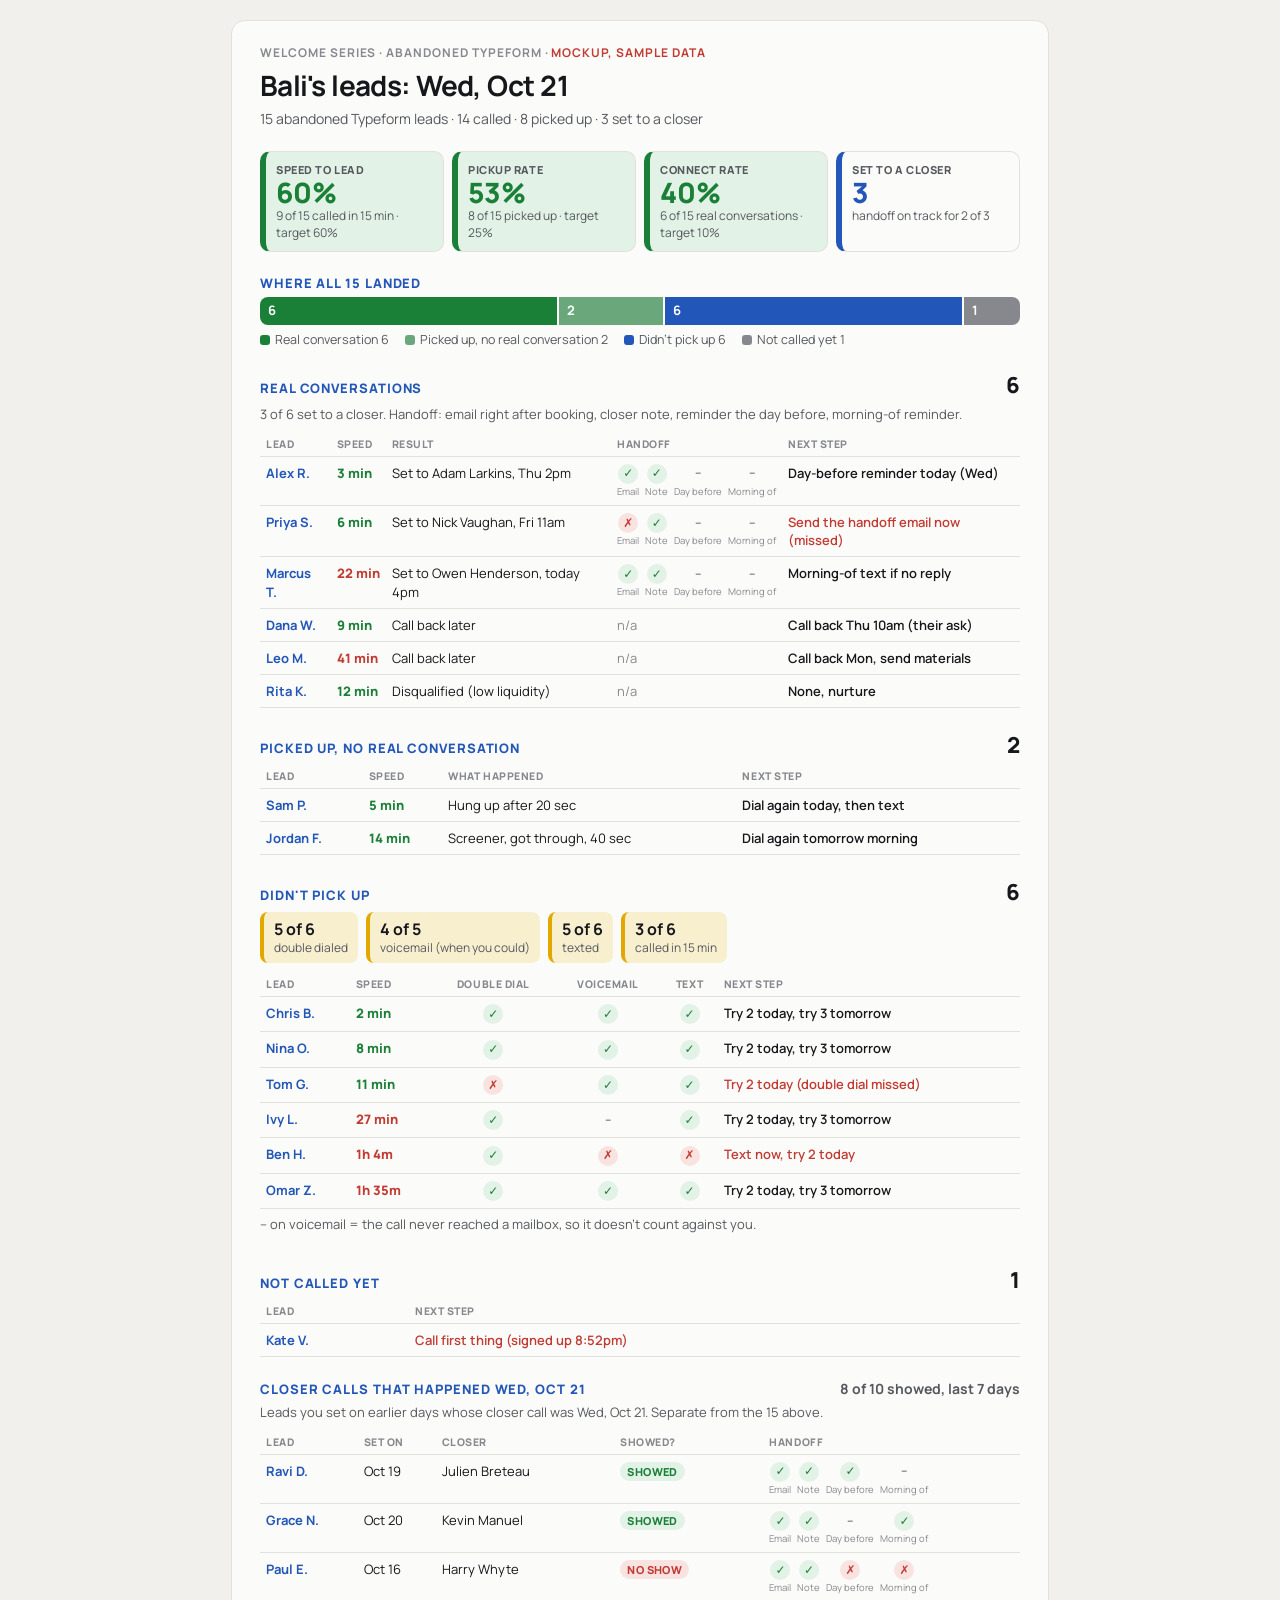
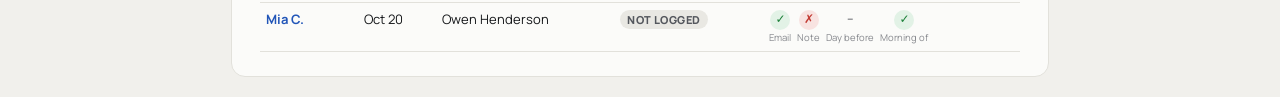
<file: mockups/abandoned-typeform-mockup.html>
<!doctype html><html><head><meta charset="utf-8"><meta name="viewport" content="width=device-width,initial-scale=1">
<title>Abandoned Typeform Card</title><style>
:root{--bg:#f1f0ec;--card:#fbfbf9;--ink:#15171a;--ink2:#55585e;--ink3:#86888d;--line:#e2e1db;--accent:#2256b8;--good:#1a7f37;--good-soft:#e2f2e6;--bad:#c23a32;--bad-soft:#f8e3e1;--yel:#e3a800;--yel-ink:#946c00;--yel-soft:#f8efcf;--track:#e9e8e3;--f:"Manrope",system-ui,sans-serif}
@media (prefers-color-scheme:dark){:root:not([data-theme="light"]){--bg:#141517;--card:#1c1d20;--ink:#f2f2f0;--ink2:#b4b5b8;--ink3:#8a8b8f;--line:#2d2e32;--accent:#6f9cf0;--good:#4cc26a;--good-soft:#17301f;--bad:#f07068;--bad-soft:#3a1d1b;--yel-ink:#f2c94c;--yel-soft:#3a3115;--track:#2a2b2f;color-scheme:dark}}
:root[data-theme="dark"]{--bg:#141517;--card:#1c1d20;--ink:#f2f2f0;--ink2:#b4b5b8;--ink3:#8a8b8f;--line:#2d2e32;--accent:#6f9cf0;--good:#4cc26a;--good-soft:#17301f;--bad:#f07068;--bad-soft:#3a1d1b;--yel-ink:#f2c94c;--yel-soft:#3a3115;--track:#2a2b2f;color-scheme:dark}
@font-face{font-family:"Manrope";src:url([data-uri]) format("woff2");font-weight:200 800}
body{background:var(--bg);color:var(--ink);font-family:var(--f);font-size:14px;line-height:1.4;margin:0;padding:20px 16px}
.card{max-width:760px;margin:0 auto;background:var(--card);border:1px solid var(--line);border-radius:14px;padding:24px clamp(16px,4vw,28px);display:flex;flex-direction:column;gap:22px}
.eyebrow{font-size:12px;font-weight:700;letter-spacing:.08em;text-transform:uppercase;color:var(--ink3)} .eyebrow b{color:var(--bad)}
h1{font-size:28px;margin:4px 0 4px;letter-spacing:-.02em} .meta{color:var(--ink2)}
h2{font-size:13px;font-weight:800;letter-spacing:.07em;text-transform:uppercase;color:var(--accent);margin:0 0 4px;display:flex;justify-content:space-between;align-items:baseline}
h2 span{font-size:22px;letter-spacing:0;color:var(--ink);text-transform:none}
h2 span.sm{font-size:14px;font-weight:700;color:var(--ink2)}
.lead{color:var(--ink2);margin:0 0 10px;font-size:13px}
.tiles{display:grid;grid-template-columns:repeat(4,minmax(0,1fr));gap:8px}
.tile{border:1px solid var(--line);border-left:6px solid var(--ink3);border-radius:10px;padding:10px}
.tile.ok{border-left-color:var(--good);background:var(--good-soft)} .tile.no{border-left-color:var(--bad);background:var(--bad-soft)} .tile.tr{border-left-color:var(--accent)}
.tile .k{font-size:11px;font-weight:800;letter-spacing:.05em;text-transform:uppercase;color:var(--ink2)}
.tile .v{font-size:28px;font-weight:800;line-height:1.1} .tile.ok .v{color:var(--good)} .tile.no .v{color:var(--bad)} .tile.tr .v{color:var(--accent)}
.tile .d{font-size:12px;color:var(--ink2)}
.segbar{display:flex;height:28px;border-radius:8px;overflow:hidden;gap:2px}
.segbar i{display:flex;align-items:center;padding-left:8px;font-style:normal;color:#fff;font-size:13px}
.segbar .t{background:var(--good)} .segbar .s{background:#6aa77b} .segbar .p{background:var(--accent)} .segbar .c{background:var(--ink3)}
.legend{display:flex;flex-wrap:wrap;gap:6px 16px;font-size:12.5px;color:var(--ink2);margin-top:6px}
.legend i{display:inline-block;width:10px;height:10px;border-radius:3px;margin-right:5px;vertical-align:-1px}
table{width:100%;border-collapse:collapse;font-size:13px}
th{font-size:10.5px;font-weight:800;letter-spacing:.05em;text-transform:uppercase;color:var(--ink3);text-align:left;padding:4px 6px;border-bottom:1px solid var(--line)}
td{padding:7px 6px;border-bottom:1px solid var(--line);vertical-align:top}
td.c,th.c{text-align:center}
a{color:var(--accent);font-weight:700;text-decoration:none}
.sp{font-weight:800;font-variant-numeric:tabular-nums;white-space:nowrap} .sp.ok{color:var(--good)} .sp.no{color:var(--bad)} .sp.na{color:var(--ink3)}
.mk{display:inline-flex;width:20px;height:20px;border-radius:50%;align-items:center;justify-content:center;font-weight:800;font-size:12px}
.mk.ok{background:var(--good-soft);color:var(--good)} .mk.no{background:var(--bad-soft);color:var(--bad)} .mk.na{color:var(--ink3)}
.hd{display:flex;gap:6px} .hs{display:flex;flex-direction:column;align-items:center;gap:1px} .hs em{font-style:normal;font-size:9.5px;color:var(--ink3);white-space:nowrap}
.muted{color:var(--ink3)} .nx{font-weight:600} .nx.urg{color:var(--bad)}
.chips{display:flex;flex-wrap:wrap;gap:8px;margin:0 0 10px}
.chip{border-radius:8px;padding:6px 10px;display:flex;flex-direction:column;font-size:12px;color:var(--ink2);border-left:4px solid}
.chip b{font-size:16px;color:var(--ink)} .chip.ok{background:var(--good-soft);border-color:var(--good)} .chip.no{background:var(--bad-soft);border-color:var(--bad)} .chip.mid{background:var(--yel-soft);border-color:var(--yel)}
.st{font-size:11px;font-weight:800;text-transform:uppercase;letter-spacing:.04em;padding:2px 7px;border-radius:999px;white-space:nowrap}
.st.showed{background:var(--good-soft);color:var(--good)} .st.no{background:var(--bad-soft);color:var(--bad)} .st.nl{background:var(--track);color:var(--ink2)}
.wrap{overflow-x:auto}
@media (max-width:560px){.tiles{grid-template-columns:1fr 1fr}}
</style></head><body><div class="card">
<header><div class="eyebrow">Welcome Series · abandoned Typeform · <b>mockup, sample data</b></div>
<h1>Bali's leads: Wed, Oct 21</h1>
<div class="meta">15 abandoned Typeform leads · 14 called · 8 picked up · 3 set to a closer</div></header>

<div class="tiles">
<div class="tile ok"><div class="k">Speed to lead</div><div class="v">60%</div><div class="d">9 of 15 called in 15 min · target 60%</div></div>
<div class="tile ok"><div class="k">Pickup rate</div><div class="v">53%</div><div class="d">8 of 15 picked up · target 25%</div></div>
<div class="tile ok"><div class="k">Connect rate</div><div class="v">40%</div><div class="d">6 of 15 real conversations · target 10%</div></div>
<div class="tile tr"><div class="k">Set to a closer</div><div class="v">3</div><div class="d">handoff on track for 2 of 3</div></div>
</div>

<section><h2>Where all 15 landed</h2>
<div class="segbar"><i class="t" style="flex:6"><b>6</b></i><i class="s" style="flex:2"><b>2</b></i><i class="p" style="flex:6"><b>6</b></i><i class="c" style="flex:1"><b>1</b></i></div>
<div class="legend"><span><i style="background:var(--good)"></i>Real conversation 6</span><span><i style="background:#6aa77b"></i>Picked up, no real conversation 2</span><span><i style="background:var(--accent)"></i>Didn't pick up 6</span><span><i style="background:var(--ink3)"></i>Not called yet 1</span></div></section>

<section><h2>Real conversations <span>6</span></h2>
<p class="lead">3 of 6 set to a closer. Handoff: email right after booking, closer note, reminder the day before, morning-of reminder.</p>
<div class="wrap"><table><tr><th>Lead</th><th>Speed</th><th>Result</th><th>Handoff</th><th>Next step</th></tr>
<tr><td><a href="https://app.close.com/lead/">Alex R.</a></td><td><span class="sp ok">3 min</span></td><td>Set to Adam Larkins, Thu 2pm</td><td><span class="hd"><span class="hs"><span class="mk ok" title="">✓</span><em>Email</em></span><span class="hs"><span class="mk ok" title="">✓</span><em>Note</em></span><span class="hs"><span class="mk na" title="">–</span><em>Day before</em></span><span class="hs"><span class="mk na" title="">–</span><em>Morning of</em></span></span></td><td class='nx'>Day-before reminder today (Wed)</td></tr><tr><td><a href="https://app.close.com/lead/">Priya S.</a></td><td><span class="sp ok">6 min</span></td><td>Set to Nick Vaughan, Fri 11am</td><td><span class="hd"><span class="hs"><span class="mk no" title="">✗</span><em>Email</em></span><span class="hs"><span class="mk ok" title="">✓</span><em>Note</em></span><span class="hs"><span class="mk na" title="">–</span><em>Day before</em></span><span class="hs"><span class="mk na" title="">–</span><em>Morning of</em></span></span></td><td class='nx urg'>Send the handoff email now (missed)</td></tr><tr><td><a href="https://app.close.com/lead/">Marcus T.</a></td><td><span class="sp no">22 min</span></td><td>Set to Owen Henderson, today 4pm</td><td><span class="hd"><span class="hs"><span class="mk ok" title="">✓</span><em>Email</em></span><span class="hs"><span class="mk ok" title="">✓</span><em>Note</em></span><span class="hs"><span class="mk na" title="">–</span><em>Day before</em></span><span class="hs"><span class="mk na" title="">–</span><em>Morning of</em></span></span></td><td class='nx'>Morning-of text if no reply</td></tr><tr><td><a href="https://app.close.com/lead/">Dana W.</a></td><td><span class="sp ok">9 min</span></td><td>Call back later</td><td><span class="muted">n/a</span></td><td class='nx'>Call back Thu 10am (their ask)</td></tr><tr><td><a href="https://app.close.com/lead/">Leo M.</a></td><td><span class="sp no">41 min</span></td><td>Call back later</td><td><span class="muted">n/a</span></td><td class='nx'>Call back Mon, send materials</td></tr><tr><td><a href="https://app.close.com/lead/">Rita K.</a></td><td><span class="sp ok">12 min</span></td><td>Disqualified (low liquidity)</td><td><span class="muted">n/a</span></td><td class='nx'>None, nurture</td></tr>
</table></div></section>

<section><h2>Picked up, no real conversation <span>2</span></h2>
<div class="wrap"><table><tr><th>Lead</th><th>Speed</th><th>What happened</th><th>Next step</th></tr>
<tr><td><a href="https://app.close.com/lead/">Sam P.</a></td><td><span class="sp ok">5 min</span></td><td>Hung up after 20 sec</td><td class='nx'>Dial again today, then text</td></tr><tr><td><a href="https://app.close.com/lead/">Jordan F.</a></td><td><span class="sp ok">14 min</span></td><td>Screener, got through, 40 sec</td><td class='nx'>Dial again tomorrow morning</td></tr>
</table></div></section>

<section><h2>Didn't pick up <span>6</span></h2>
<div class="chips"><div class="chip mid"><b>5 of 6</b><span>double dialed</span></div><div class="chip mid"><b>4 of 5</b><span>voicemail (when you could)</span></div><div class="chip mid"><b>5 of 6</b><span>texted</span></div><div class="chip mid"><b>3 of 6</b><span>called in 15 min</span></div></div>
<div class="wrap"><table><tr><th>Lead</th><th>Speed</th><th class="c">Double dial</th><th class="c">Voicemail</th><th class="c">Text</th><th>Next step</th></tr>
<tr><td><a href="https://app.close.com/lead/">Chris B.</a></td><td><span class="sp ok">2 min</span></td><td class='c'><span class="mk ok" title="">✓</span></td><td class='c'><span class="mk ok" title="">✓</span></td><td class='c'><span class="mk ok" title="">✓</span></td><td class='nx'>Try 2 today, try 3 tomorrow</td></tr><tr><td><a href="https://app.close.com/lead/">Nina O.</a></td><td><span class="sp ok">8 min</span></td><td class='c'><span class="mk ok" title="">✓</span></td><td class='c'><span class="mk ok" title="">✓</span></td><td class='c'><span class="mk ok" title="">✓</span></td><td class='nx'>Try 2 today, try 3 tomorrow</td></tr><tr><td><a href="https://app.close.com/lead/">Tom G.</a></td><td><span class="sp ok">11 min</span></td><td class='c'><span class="mk no" title="">✗</span></td><td class='c'><span class="mk ok" title="">✓</span></td><td class='c'><span class="mk ok" title="">✓</span></td><td class='nx urg'>Try 2 today (double dial missed)</td></tr><tr><td><a href="https://app.close.com/lead/">Ivy L.</a></td><td><span class="sp no">27 min</span></td><td class='c'><span class="mk ok" title="">✓</span></td><td class='c'><span class="mk na" title="">–</span></td><td class='c'><span class="mk ok" title="">✓</span></td><td class='nx'>Try 2 today, try 3 tomorrow</td></tr><tr><td><a href="https://app.close.com/lead/">Ben H.</a></td><td><span class="sp no">1h 4m</span></td><td class='c'><span class="mk ok" title="">✓</span></td><td class='c'><span class="mk no" title="">✗</span></td><td class='c'><span class="mk no" title="">✗</span></td><td class='nx urg'>Text now, try 2 today</td></tr><tr><td><a href="https://app.close.com/lead/">Omar Z.</a></td><td><span class="sp no">1h 35m</span></td><td class='c'><span class="mk ok" title="">✓</span></td><td class='c'><span class="mk ok" title="">✓</span></td><td class='c'><span class="mk ok" title="">✓</span></td><td class='nx'>Try 2 today, try 3 tomorrow</td></tr>
</table></div>
<p class="lead" style="margin-top:6px">– on voicemail = the call never reached a mailbox, so it doesn't count against you.</p></section>

<section><h2>Not called yet <span>1</span></h2>
<div class="wrap"><table><tr><th>Lead</th><th>Next step</th></tr>
<tr><td><a href="https://app.close.com/lead/">Kate V.</a></td><td class='nx urg'>Call first thing (signed up 8:52pm)</td></tr>
</table></div></section>

<section><h2>Closer calls that happened Wed, Oct 21 <span class="sm">8 of 10 showed, last 7 days</span></h2>
<p class="lead">Leads you set on earlier days whose closer call was Wed, Oct 21. Separate from the 15 above.</p>
<div class="wrap"><table><tr><th>Lead</th><th>Set on</th><th>Closer</th><th>Showed?</th><th>Handoff</th></tr>
<tr><td><a href="https://app.close.com/lead/">Ravi D.</a></td><td>Oct 19</td><td>Julien Breteau</td><td><span class='st showed'>showed</span></td><td><span class="hd"><span class="hs"><span class="mk ok" title="">✓</span><em>Email</em></span><span class="hs"><span class="mk ok" title="">✓</span><em>Note</em></span><span class="hs"><span class="mk ok" title="">✓</span><em>Day before</em></span><span class="hs"><span class="mk na" title="">–</span><em>Morning of</em></span></span></td></tr><tr><td><a href="https://app.close.com/lead/">Grace N.</a></td><td>Oct 20</td><td>Kevin Manuel</td><td><span class='st showed'>showed</span></td><td><span class="hd"><span class="hs"><span class="mk ok" title="">✓</span><em>Email</em></span><span class="hs"><span class="mk ok" title="">✓</span><em>Note</em></span><span class="hs"><span class="mk na" title="">–</span><em>Day before</em></span><span class="hs"><span class="mk ok" title="">✓</span><em>Morning of</em></span></span></td></tr><tr><td><a href="https://app.close.com/lead/">Paul E.</a></td><td>Oct 16</td><td>Harry Whyte</td><td><span class='st no'>no show</span></td><td><span class="hd"><span class="hs"><span class="mk ok" title="">✓</span><em>Email</em></span><span class="hs"><span class="mk ok" title="">✓</span><em>Note</em></span><span class="hs"><span class="mk no" title="">✗</span><em>Day before</em></span><span class="hs"><span class="mk no" title="">✗</span><em>Morning of</em></span></span></td></tr><tr><td><a href="https://app.close.com/lead/">Mia C.</a></td><td>Oct 20</td><td>Owen Henderson</td><td><span class='st nl'>not logged</span></td><td><span class="hd"><span class="hs"><span class="mk ok" title="">✓</span><em>Email</em></span><span class="hs"><span class="mk no" title="">✗</span><em>Note</em></span><span class="hs"><span class="mk na" title="">–</span><em>Day before</em></span><span class="hs"><span class="mk ok" title="">✓</span><em>Morning of</em></span></span></td></tr>
</table></div></section>
</div></body></html>
</file>
